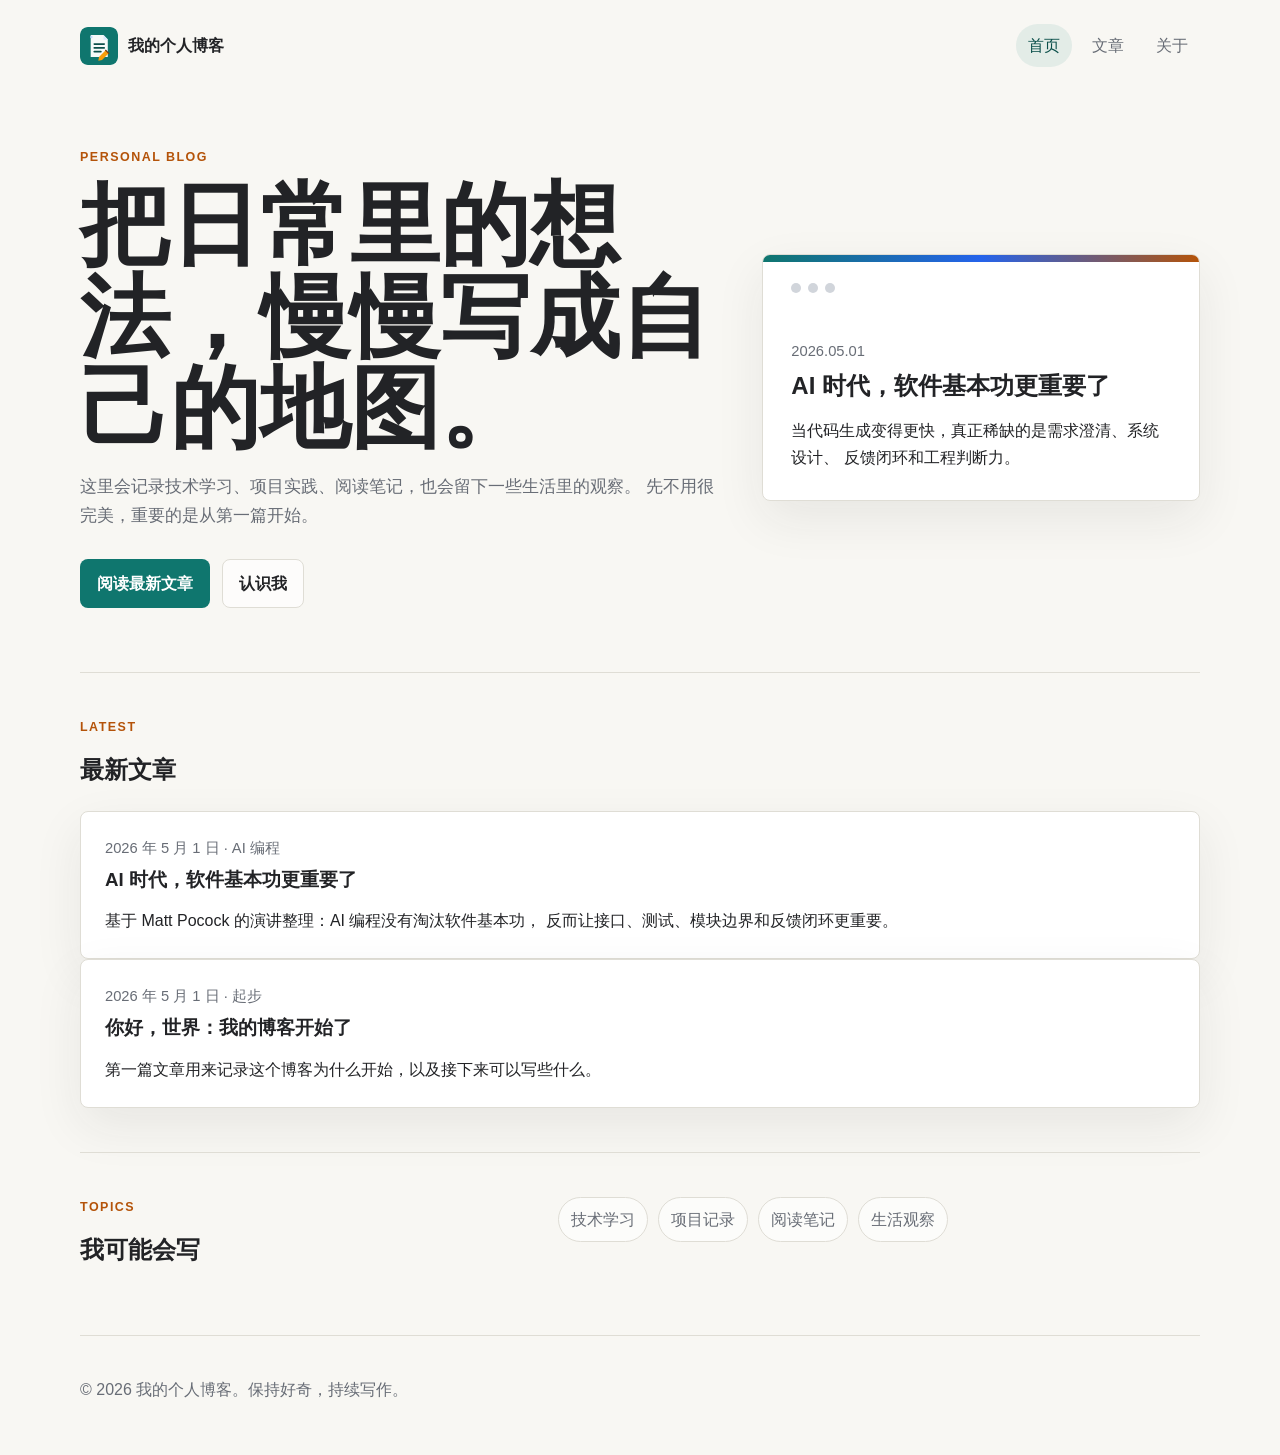
<file: index.html>
<!doctype html>
<html lang="zh-CN">
  <head>
    <meta charset="utf-8" />
    <meta name="viewport" content="width=device-width, initial-scale=1" />
    <meta
      name="description"
      content="一个刚刚开始的个人博客，记录技术、生活和正在形成的想法。"
    />
    <title>我的个人博客</title>
    <link rel="stylesheet" href="styles.css" />
  </head>
  <body>
    <header class="site-header">
      <a class="brand" href="index.html" aria-label="回到首页">
        <img src="assets/blog-mark.svg" alt="" width="38" height="38" />
        <span>我的个人博客</span>
      </a>
      <nav class="site-nav" aria-label="主导航">
        <a aria-current="page" href="index.html">首页</a>
        <a href="posts/index.html">文章</a>
        <a href="about.html">关于</a>
      </nav>
    </header>

    <main>
      <section class="hero">
        <div class="hero-copy">
          <p class="eyebrow">Personal Blog</p>
          <h1>把日常里的想法，慢慢写成自己的地图。</h1>
          <p>
            这里会记录技术学习、项目实践、阅读笔记，也会留下一些生活里的观察。
            先不用很完美，重要的是从第一篇开始。
          </p>
          <div class="hero-actions" aria-label="快捷入口">
            <a class="button primary" href="posts/software-fundamentals-ai-era.html"
              >阅读最新文章</a
            >
            <a class="button secondary" href="about.html">认识我</a>
          </div>
        </div>
        <div class="hero-panel" aria-label="博客主题预览">
          <div class="panel-window">
            <span></span>
            <span></span>
            <span></span>
          </div>
          <p class="panel-date">2026.05.01</p>
          <h2>AI 时代，软件基本功更重要了</h2>
          <p>
            当代码生成变得更快，真正稀缺的是需求澄清、系统设计、
            反馈闭环和工程判断力。
          </p>
        </div>
      </section>

      <section class="section">
        <div class="section-heading">
          <p class="eyebrow">Latest</p>
          <h2>最新文章</h2>
        </div>
        <article class="post-card">
          <p class="post-meta">2026 年 5 月 1 日 · AI 编程</p>
          <h3>
            <a href="posts/software-fundamentals-ai-era.html"
              >AI 时代，软件基本功更重要了</a
            >
          </h3>
          <p>
            基于 Matt Pocock 的演讲整理：AI 编程没有淘汰软件基本功，
            反而让接口、测试、模块边界和反馈闭环更重要。
          </p>
        </article>
        <article class="post-card">
          <p class="post-meta">2026 年 5 月 1 日 · 起步</p>
          <h3><a href="posts/hello-world.html">你好，世界：我的博客开始了</a></h3>
          <p>
            第一篇文章用来记录这个博客为什么开始，以及接下来可以写些什么。
          </p>
        </article>
      </section>

      <section class="section two-column">
        <div>
          <p class="eyebrow">Topics</p>
          <h2>我可能会写</h2>
        </div>
        <div class="topic-list" aria-label="博客主题">
          <span>技术学习</span>
          <span>项目记录</span>
          <span>阅读笔记</span>
          <span>生活观察</span>
        </div>
      </section>
    </main>

    <footer class="site-footer">
      <p>© 2026 我的个人博客。保持好奇，持续写作。</p>
    </footer>
  </body>
</html>
</file>
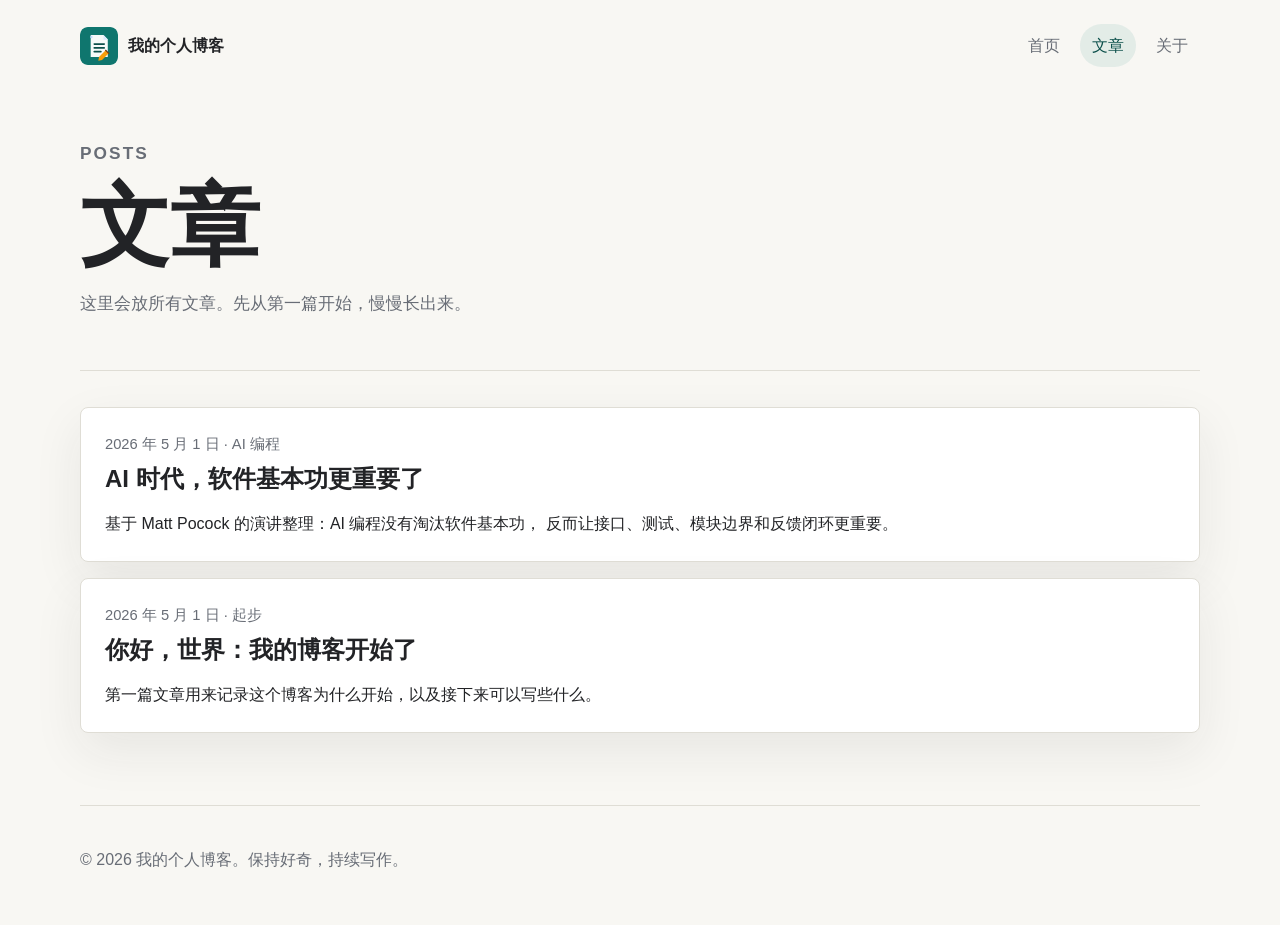
<file: posts/index.html>
<!doctype html>
<html lang="zh-CN">
  <head>
    <meta charset="utf-8" />
    <meta name="viewport" content="width=device-width, initial-scale=1" />
    <meta name="description" content="我的个人博客文章列表。" />
    <title>文章 · 我的个人博客</title>
    <link rel="stylesheet" href="../styles.css" />
  </head>
  <body>
    <header class="site-header">
      <a class="brand" href="../index.html" aria-label="回到首页">
        <img src="../assets/blog-mark.svg" alt="" width="38" height="38" />
        <span>我的个人博客</span>
      </a>
      <nav class="site-nav" aria-label="主导航">
        <a href="../index.html">首页</a>
        <a aria-current="page" href="index.html">文章</a>
        <a href="../about.html">关于</a>
      </nav>
    </header>

    <main class="page">
      <section class="page-header">
        <p class="eyebrow">Posts</p>
        <h1>文章</h1>
        <p>这里会放所有文章。先从第一篇开始，慢慢长出来。</p>
      </section>

      <section class="post-list" aria-label="文章列表">
        <article class="post-card">
          <p class="post-meta">2026 年 5 月 1 日 · AI 编程</p>
          <h2>
            <a href="software-fundamentals-ai-era.html"
              >AI 时代，软件基本功更重要了</a
            >
          </h2>
          <p>
            基于 Matt Pocock 的演讲整理：AI 编程没有淘汰软件基本功，
            反而让接口、测试、模块边界和反馈闭环更重要。
          </p>
        </article>
        <article class="post-card">
          <p class="post-meta">2026 年 5 月 1 日 · 起步</p>
          <h2><a href="hello-world.html">你好，世界：我的博客开始了</a></h2>
          <p>
            第一篇文章用来记录这个博客为什么开始，以及接下来可以写些什么。
          </p>
        </article>
      </section>
    </main>

    <footer class="site-footer">
      <p>© 2026 我的个人博客。保持好奇，持续写作。</p>
    </footer>
  </body>
</html>
</file>
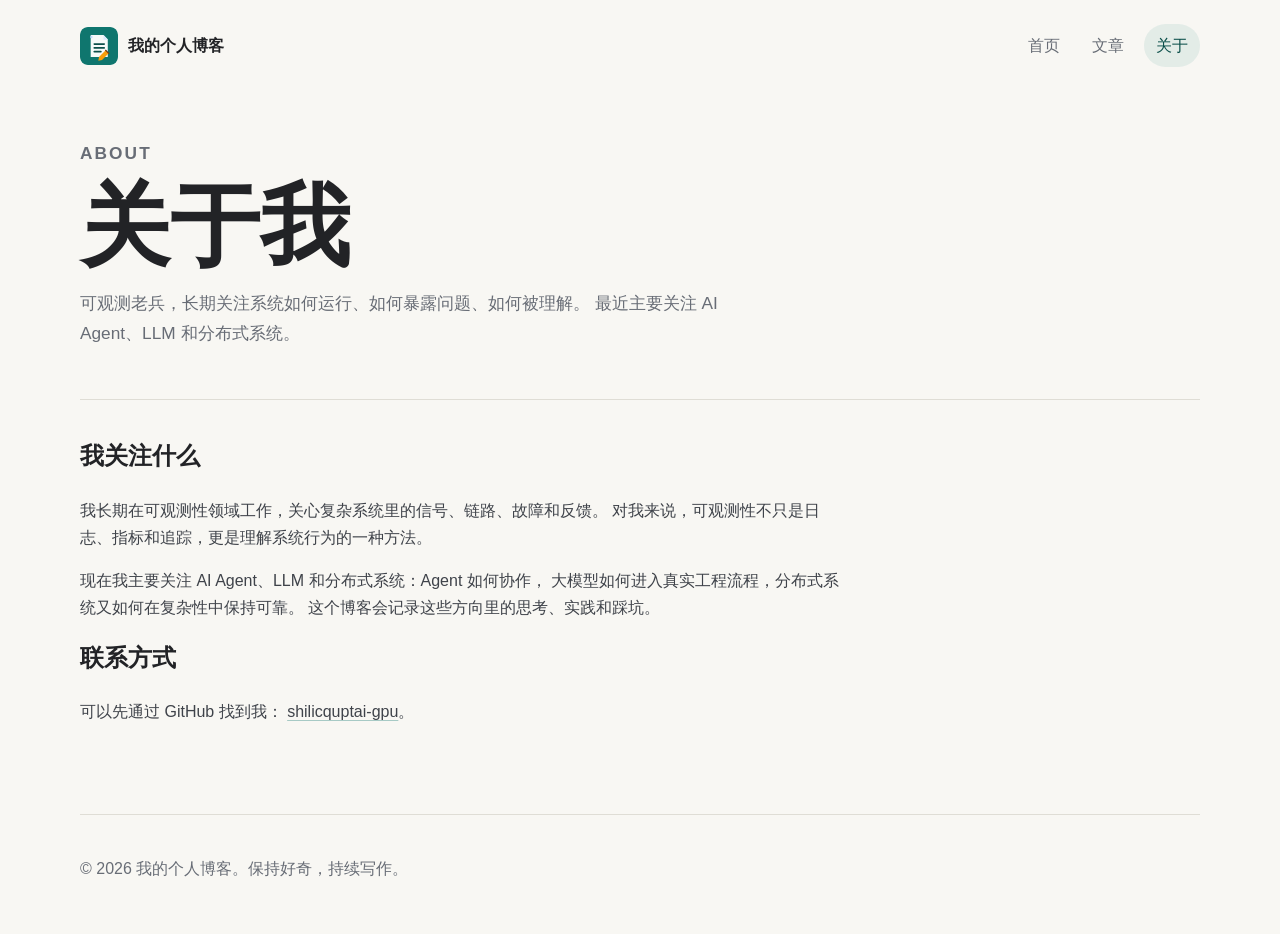
<file: about.html>
<!doctype html>
<html lang="zh-CN">
  <head>
    <meta charset="utf-8" />
    <meta name="viewport" content="width=device-width, initial-scale=1" />
    <meta
      name="description"
      content="可观测老兵，主要关注 AI Agent、LLM 和分布式系统。"
    />
    <title>关于我 · 我的个人博客</title>
    <link rel="stylesheet" href="styles.css" />
  </head>
  <body>
    <header class="site-header">
      <a class="brand" href="index.html" aria-label="回到首页">
        <img src="assets/blog-mark.svg" alt="" width="38" height="38" />
        <span>我的个人博客</span>
      </a>
      <nav class="site-nav" aria-label="主导航">
        <a href="index.html">首页</a>
        <a href="posts/index.html">文章</a>
        <a aria-current="page" href="about.html">关于</a>
      </nav>
    </header>

    <main class="page">
      <section class="page-header">
        <p class="eyebrow">About</p>
        <h1>关于我</h1>
        <p>
          可观测老兵，长期关注系统如何运行、如何暴露问题、如何被理解。
          最近主要关注 AI Agent、LLM 和分布式系统。
        </p>
      </section>

      <section class="content">
        <h2>我关注什么</h2>
        <p>
          我长期在可观测性领域工作，关心复杂系统里的信号、链路、故障和反馈。
          对我来说，可观测性不只是日志、指标和追踪，更是理解系统行为的一种方法。
        </p>
        <p>
          现在我主要关注 AI Agent、LLM 和分布式系统：Agent 如何协作，
          大模型如何进入真实工程流程，分布式系统又如何在复杂性中保持可靠。
          这个博客会记录这些方向里的思考、实践和踩坑。
        </p>

        <h2>联系方式</h2>
        <p>
          可以先通过 GitHub 找到我：
          <a href="https://github.com/shilicquptai-gpu">shilicquptai-gpu</a>。
        </p>
      </section>
    </main>

    <footer class="site-footer">
      <p>© 2026 我的个人博客。保持好奇，持续写作。</p>
    </footer>
  </body>
</html>
</file>
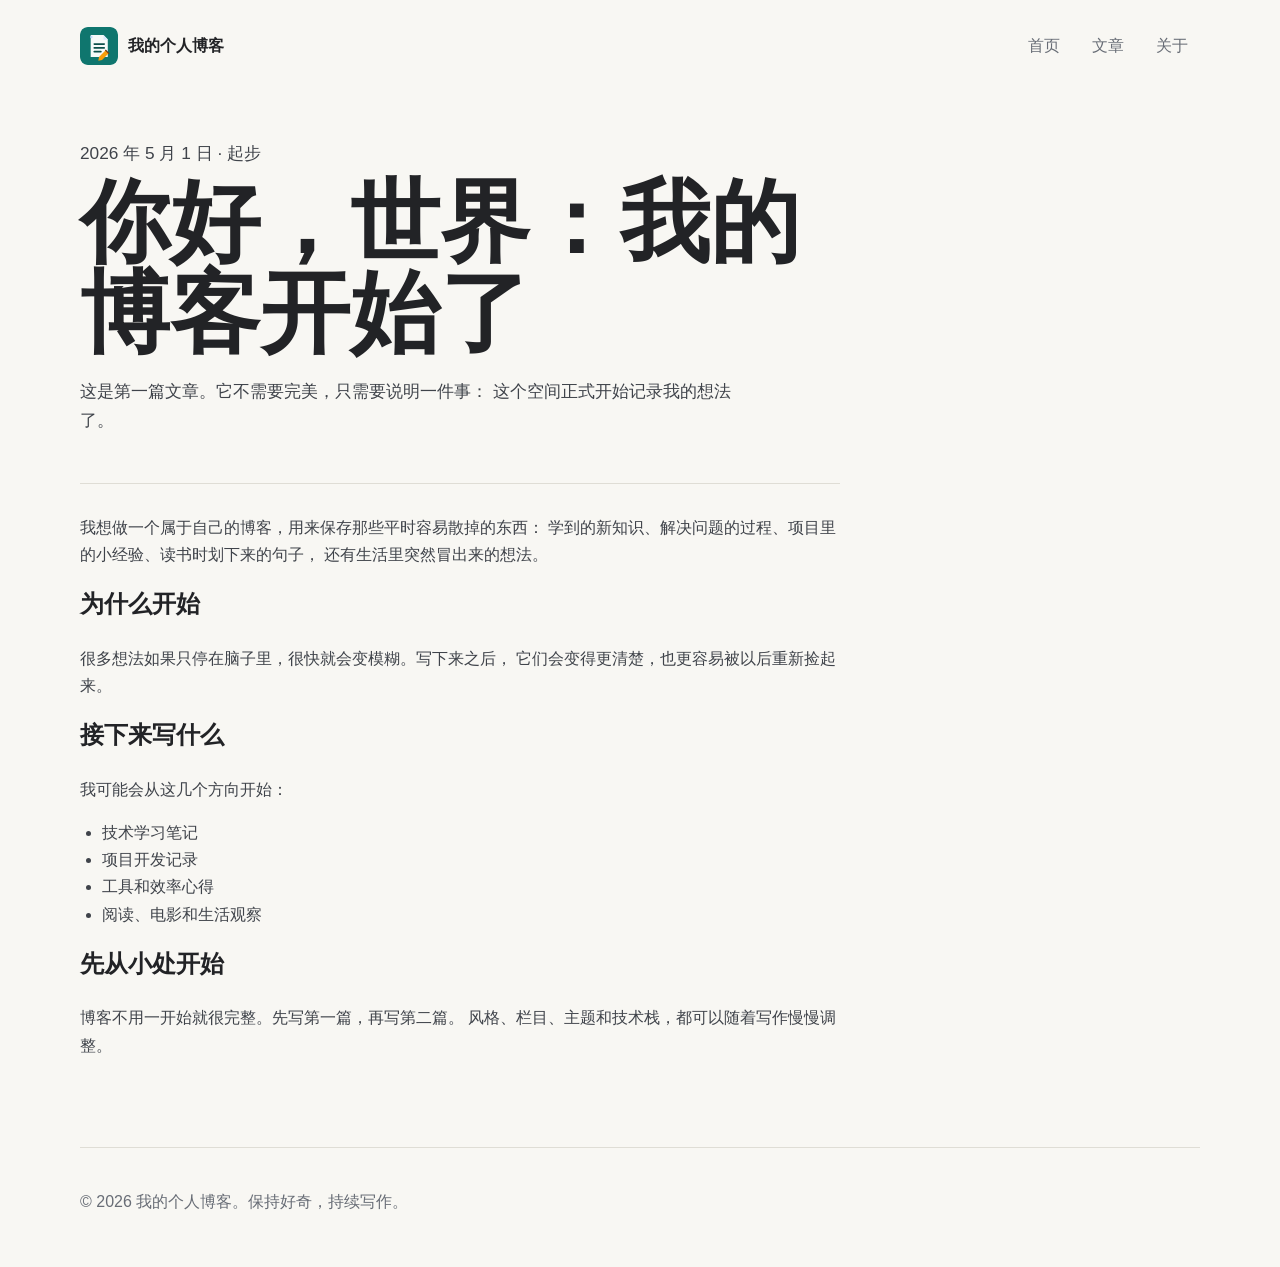
<file: posts/hello-world.html>
<!doctype html>
<html lang="zh-CN">
  <head>
    <meta charset="utf-8" />
    <meta name="viewport" content="width=device-width, initial-scale=1" />
    <meta
      name="description"
      content="我的个人博客第一篇文章，记录博客开始的理由。"
    />
    <title>你好，世界：我的博客开始了 · 我的个人博客</title>
    <link rel="stylesheet" href="../styles.css" />
  </head>
  <body>
    <header class="site-header">
      <a class="brand" href="../index.html" aria-label="回到首页">
        <img src="../assets/blog-mark.svg" alt="" width="38" height="38" />
        <span>我的个人博客</span>
      </a>
      <nav class="site-nav" aria-label="主导航">
        <a href="../index.html">首页</a>
        <a href="index.html">文章</a>
        <a href="../about.html">关于</a>
      </nav>
    </header>

    <main class="article-layout">
      <article class="article">
        <header class="article-header">
          <p class="post-meta">2026 年 5 月 1 日 · 起步</p>
          <h1>你好，世界：我的博客开始了</h1>
          <p>
            这是第一篇文章。它不需要完美，只需要说明一件事：
            这个空间正式开始记录我的想法了。
          </p>
        </header>

        <p>
          我想做一个属于自己的博客，用来保存那些平时容易散掉的东西：
          学到的新知识、解决问题的过程、项目里的小经验、读书时划下来的句子，
          还有生活里突然冒出来的想法。
        </p>

        <h2>为什么开始</h2>
        <p>
          很多想法如果只停在脑子里，很快就会变模糊。写下来之后，
          它们会变得更清楚，也更容易被以后重新捡起来。
        </p>

        <h2>接下来写什么</h2>
        <p>我可能会从这几个方向开始：</p>
        <ul>
          <li>技术学习笔记</li>
          <li>项目开发记录</li>
          <li>工具和效率心得</li>
          <li>阅读、电影和生活观察</li>
        </ul>

        <h2>先从小处开始</h2>
        <p>
          博客不用一开始就很完整。先写第一篇，再写第二篇。
          风格、栏目、主题和技术栈，都可以随着写作慢慢调整。
        </p>
      </article>
    </main>

    <footer class="site-footer">
      <p>© 2026 我的个人博客。保持好奇，持续写作。</p>
    </footer>
  </body>
</html>
</file>
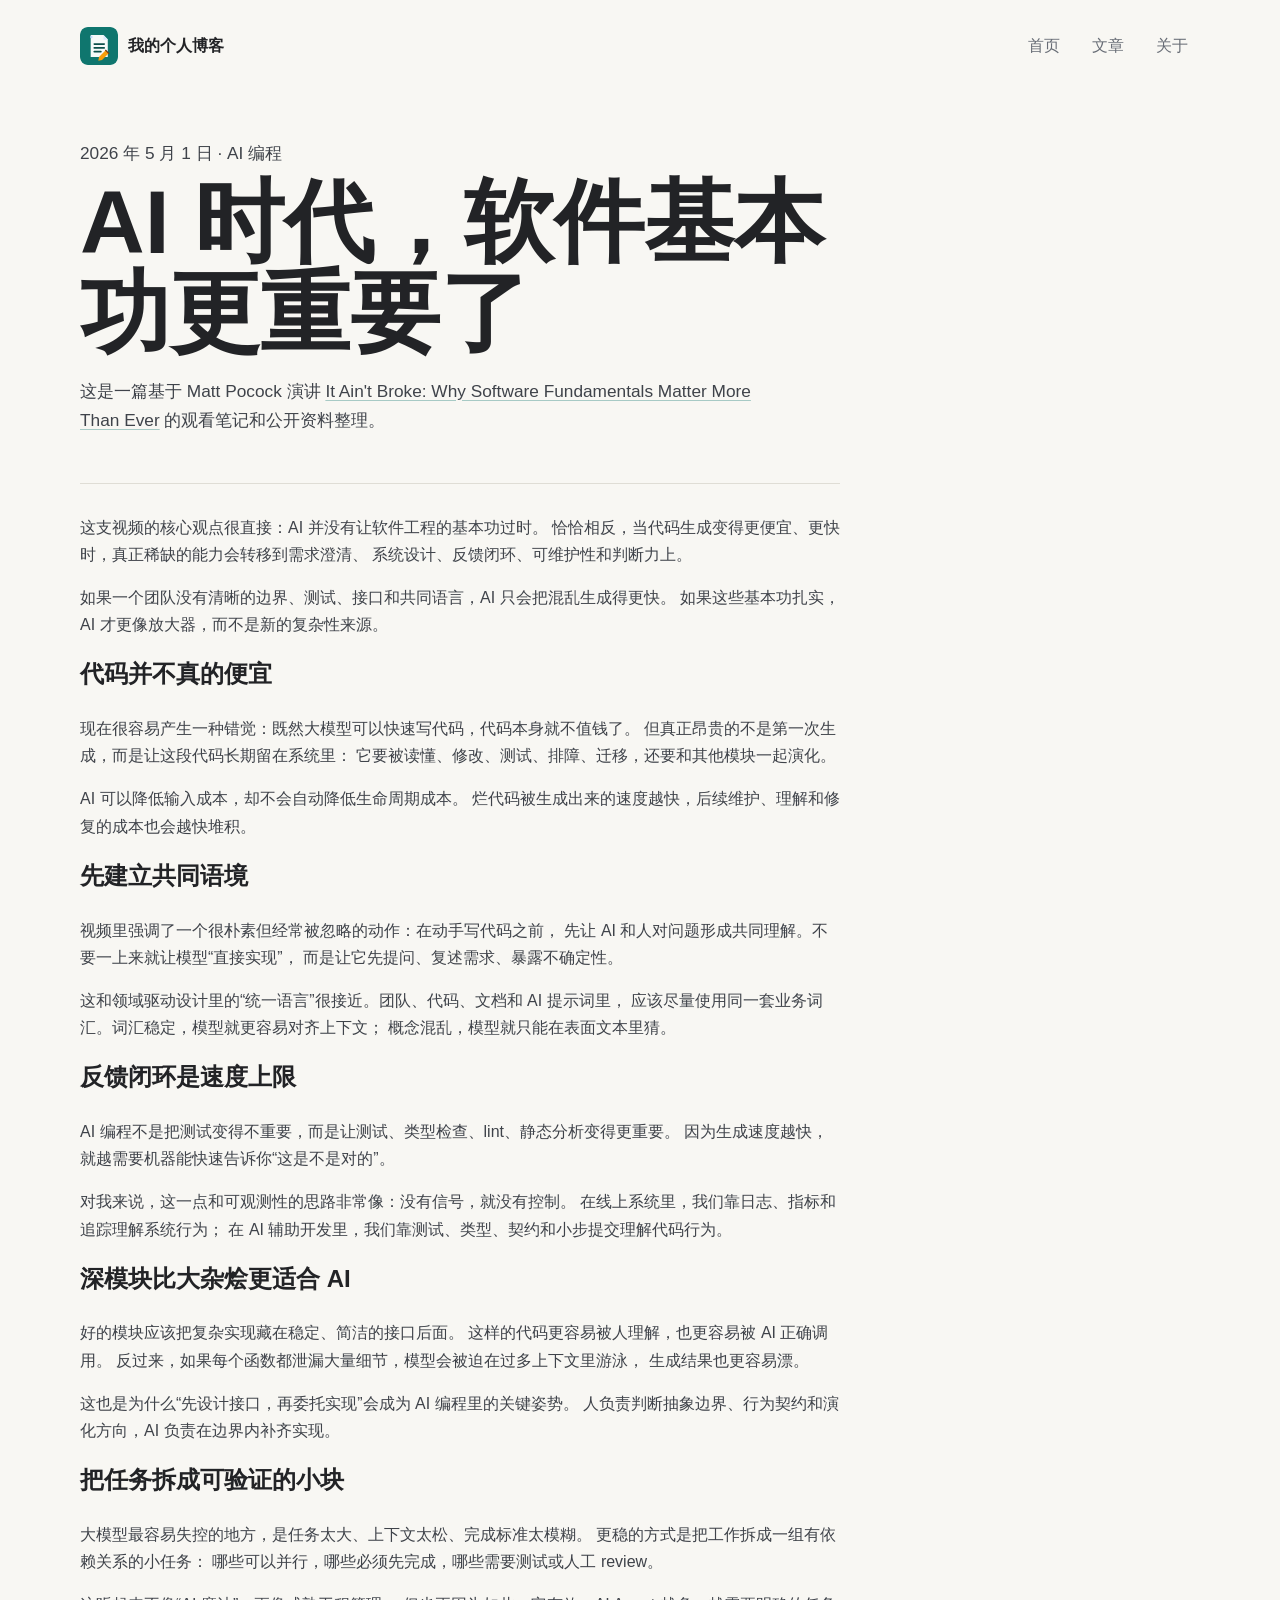
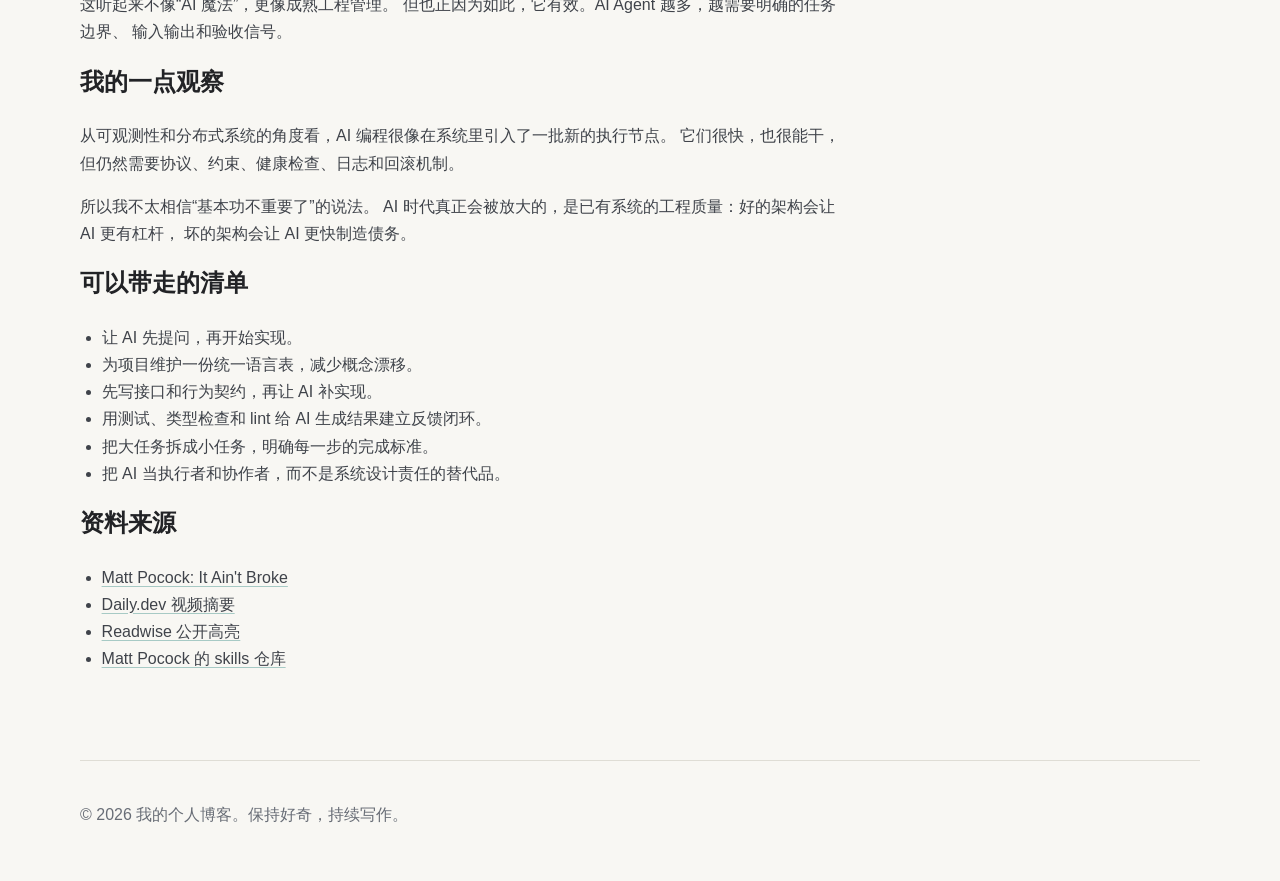
<file: posts/software-fundamentals-ai-era.html>
<!doctype html>
<html lang="zh-CN">
  <head>
    <meta charset="utf-8" />
    <meta name="viewport" content="width=device-width, initial-scale=1" />
    <meta
      name="description"
      content="基于 Matt Pocock 的 It Ain't Broke 演讲整理：AI 编程时代，为什么软件基本功仍然重要。"
    />
    <title>AI 时代，软件基本功更重要了 · 我的个人博客</title>
    <link rel="stylesheet" href="../styles.css" />
  </head>
  <body>
    <header class="site-header">
      <a class="brand" href="../index.html" aria-label="回到首页">
        <img src="../assets/blog-mark.svg" alt="" width="38" height="38" />
        <span>我的个人博客</span>
      </a>
      <nav class="site-nav" aria-label="主导航">
        <a href="../index.html">首页</a>
        <a href="index.html">文章</a>
        <a href="../about.html">关于</a>
      </nav>
    </header>

    <main class="article-layout">
      <article class="article">
        <header class="article-header">
          <p class="post-meta">2026 年 5 月 1 日 · AI 编程</p>
          <h1>AI 时代，软件基本功更重要了</h1>
          <p>
            这是一篇基于 Matt Pocock 演讲
            <a href="https://www.youtube.com/watch?v=v4F1gFy-hqg"
              >It Ain't Broke: Why Software Fundamentals Matter More Than Ever</a
            >
            的观看笔记和公开资料整理。
          </p>
        </header>

        <p>
          这支视频的核心观点很直接：AI 并没有让软件工程的基本功过时。
          恰恰相反，当代码生成变得更便宜、更快时，真正稀缺的能力会转移到需求澄清、
          系统设计、反馈闭环、可维护性和判断力上。
        </p>

        <p>
          如果一个团队没有清晰的边界、测试、接口和共同语言，AI 只会把混乱生成得更快。
          如果这些基本功扎实，AI 才更像放大器，而不是新的复杂性来源。
        </p>

        <h2>代码并不真的便宜</h2>
        <p>
          现在很容易产生一种错觉：既然大模型可以快速写代码，代码本身就不值钱了。
          但真正昂贵的不是第一次生成，而是让这段代码长期留在系统里：
          它要被读懂、修改、测试、排障、迁移，还要和其他模块一起演化。
        </p>
        <p>
          AI 可以降低输入成本，却不会自动降低生命周期成本。
          烂代码被生成出来的速度越快，后续维护、理解和修复的成本也会越快堆积。
        </p>

        <h2>先建立共同语境</h2>
        <p>
          视频里强调了一个很朴素但经常被忽略的动作：在动手写代码之前，
          先让 AI 和人对问题形成共同理解。不要一上来就让模型“直接实现”，
          而是让它先提问、复述需求、暴露不确定性。
        </p>
        <p>
          这和领域驱动设计里的“统一语言”很接近。团队、代码、文档和 AI 提示词里，
          应该尽量使用同一套业务词汇。词汇稳定，模型就更容易对齐上下文；
          概念混乱，模型就只能在表面文本里猜。
        </p>

        <h2>反馈闭环是速度上限</h2>
        <p>
          AI 编程不是把测试变得不重要，而是让测试、类型检查、lint、静态分析变得更重要。
          因为生成速度越快，就越需要机器能快速告诉你“这是不是对的”。
        </p>
        <p>
          对我来说，这一点和可观测性的思路非常像：没有信号，就没有控制。
          在线上系统里，我们靠日志、指标和追踪理解系统行为；
          在 AI 辅助开发里，我们靠测试、类型、契约和小步提交理解代码行为。
        </p>

        <h2>深模块比大杂烩更适合 AI</h2>
        <p>
          好的模块应该把复杂实现藏在稳定、简洁的接口后面。
          这样的代码更容易被人理解，也更容易被 AI 正确调用。
          反过来，如果每个函数都泄漏大量细节，模型会被迫在过多上下文里游泳，
          生成结果也更容易漂。
        </p>
        <p>
          这也是为什么“先设计接口，再委托实现”会成为 AI 编程里的关键姿势。
          人负责判断抽象边界、行为契约和演化方向，AI 负责在边界内补齐实现。
        </p>

        <h2>把任务拆成可验证的小块</h2>
        <p>
          大模型最容易失控的地方，是任务太大、上下文太松、完成标准太模糊。
          更稳的方式是把工作拆成一组有依赖关系的小任务：
          哪些可以并行，哪些必须先完成，哪些需要测试或人工 review。
        </p>
        <p>
          这听起来不像“AI 魔法”，更像成熟工程管理。
          但也正因为如此，它有效。AI Agent 越多，越需要明确的任务边界、
          输入输出和验收信号。
        </p>

        <h2>我的一点观察</h2>
        <p>
          从可观测性和分布式系统的角度看，AI 编程很像在系统里引入了一批新的执行节点。
          它们很快，也很能干，但仍然需要协议、约束、健康检查、日志和回滚机制。
        </p>
        <p>
          所以我不太相信“基本功不重要了”的说法。
          AI 时代真正会被放大的，是已有系统的工程质量：好的架构会让 AI 更有杠杆，
          坏的架构会让 AI 更快制造债务。
        </p>

        <h2>可以带走的清单</h2>
        <ul>
          <li>让 AI 先提问，再开始实现。</li>
          <li>为项目维护一份统一语言表，减少概念漂移。</li>
          <li>先写接口和行为契约，再让 AI 补实现。</li>
          <li>用测试、类型检查和 lint 给 AI 生成结果建立反馈闭环。</li>
          <li>把大任务拆成小任务，明确每一步的完成标准。</li>
          <li>把 AI 当执行者和协作者，而不是系统设计责任的替代品。</li>
        </ul>

        <h2>资料来源</h2>
        <ul>
          <li>
            <a href="https://www.youtube.com/watch?v=v4F1gFy-hqg"
              >Matt Pocock: It Ain't Broke</a
            >
          </li>
          <li>
            <a
              href="https://app.daily.dev/posts/it-ain-t-broke-why-software-fundamentals-matter-more-than-ever-matt-pocock-ai-hero-mattpocockuk-hnl3otdyl"
              >Daily.dev 视频摘要</a
            >
          </li>
          <li>
            <a
              href="https://pkm.gilbertsanchez.com/readwise/articles/it-ain%27t-broke--why-software-fundamentals-matter-more-than-ever-%E2%80%94-matt-pocock%2C-ai-hero-%40mattpocockuk-%28english-%28auto-generated%29%29"
              >Readwise 公开高亮</a
            >
          </li>
          <li>
            <a href="https://github.com/mattpocock/skills"
              >Matt Pocock 的 skills 仓库</a
            >
          </li>
        </ul>
      </article>
    </main>

    <footer class="site-footer">
      <p>© 2026 我的个人博客。保持好奇，持续写作。</p>
    </footer>
  </body>
</html>
</file>
<file: styles.css>
:root {
  color-scheme: light;
  --bg: #f8f7f3;
  --surface: #ffffff;
  --text: #222326;
  --muted: #686d76;
  --line: #dfddd5;
  --accent: #0f766e;
  --accent-dark: #0b4f4a;
  --warm: #b45309;
  --shadow: 0 18px 50px rgba(35, 36, 42, 0.08);
  --radius: 8px;
}

* {
  box-sizing: border-box;
}

body {
  margin: 0;
  background: var(--bg);
  color: var(--text);
  font-family:
    -apple-system, BlinkMacSystemFont, "Segoe UI", "PingFang SC",
    "Hiragino Sans GB", "Microsoft YaHei", sans-serif;
  line-height: 1.7;
}

a {
  color: inherit;
  text-decoration-color: rgba(15, 118, 110, 0.35);
  text-underline-offset: 0.18em;
}

a:hover {
  color: var(--accent-dark);
  text-decoration-color: currentColor;
}

.site-header {
  display: flex;
  align-items: center;
  justify-content: space-between;
  gap: 24px;
  width: min(1120px, calc(100% - 40px));
  margin: 0 auto;
  padding: 24px 0;
}

.brand {
  display: inline-flex;
  align-items: center;
  gap: 10px;
  font-weight: 750;
  text-decoration: none;
}

.brand img {
  flex: 0 0 auto;
  border-radius: 8px;
}

.site-nav {
  display: flex;
  align-items: center;
  gap: 8px;
}

.site-nav a {
  border-radius: 999px;
  color: var(--muted);
  padding: 8px 12px;
  text-decoration: none;
}

.site-nav a:hover,
.site-nav a[aria-current="page"] {
  background: rgba(15, 118, 110, 0.09);
  color: var(--accent-dark);
}

main {
  width: min(1120px, calc(100% - 40px));
  margin: 0 auto;
}

.hero {
  display: grid;
  grid-template-columns: minmax(0, 1.05fr) minmax(300px, 0.72fr);
  gap: 44px;
  align-items: center;
  min-height: 62vh;
  padding: 56px 0 64px;
}

.hero h1,
.page-header h1,
.article-header h1 {
  margin: 0;
  max-width: 860px;
  font-size: clamp(2.35rem, 7vw, 5.8rem);
  line-height: 1.02;
  letter-spacing: 0;
}

.hero-copy > p:not(.eyebrow),
.page-header p,
.article-header p {
  max-width: 680px;
  color: var(--muted);
  font-size: 1.08rem;
}

.eyebrow {
  margin: 0 0 12px;
  color: var(--warm);
  font-size: 0.78rem;
  font-weight: 800;
  letter-spacing: 0.12em;
  text-transform: uppercase;
}

.hero-actions {
  display: flex;
  flex-wrap: wrap;
  gap: 12px;
  margin-top: 28px;
}

.button {
  display: inline-flex;
  align-items: center;
  justify-content: center;
  min-height: 44px;
  border: 1px solid transparent;
  border-radius: 8px;
  padding: 10px 16px;
  font-weight: 720;
  text-decoration: none;
}

.button.primary {
  background: var(--accent);
  color: #ffffff;
}

.button.primary:hover {
  background: var(--accent-dark);
  color: #ffffff;
}

.button.secondary {
  border-color: var(--line);
  background: rgba(255, 255, 255, 0.7);
  color: var(--text);
}

.hero-panel,
.post-card {
  border: 1px solid var(--line);
  border-radius: var(--radius);
  background: var(--surface);
  box-shadow: var(--shadow);
}

.hero-panel {
  position: relative;
  overflow: hidden;
  padding: 28px;
}

.hero-panel::before {
  content: "";
  position: absolute;
  inset: 0 0 auto;
  height: 7px;
  background: linear-gradient(90deg, var(--accent), #2563eb, var(--warm));
}

.panel-window {
  display: flex;
  gap: 7px;
  margin-bottom: 46px;
}

.panel-window span {
  width: 10px;
  height: 10px;
  border-radius: 50%;
  background: #d1d5db;
}

.panel-date,
.post-meta {
  color: var(--muted);
  font-size: 0.92rem;
  margin: 0 0 8px;
}

.hero-panel h2,
.post-card h2,
.post-card h3 {
  margin: 0 0 10px;
  line-height: 1.2;
}

.hero-panel p:last-child,
.post-card p:last-child {
  margin-bottom: 0;
}

.section {
  border-top: 1px solid var(--line);
  padding: 44px 0;
}

.section-heading {
  margin-bottom: 20px;
}

.section h2,
.page-header h1,
.content h2,
.article h2 {
  margin-top: 0;
}

.post-card {
  padding: 24px;
}

.post-card h2 a,
.post-card h3 a {
  text-decoration: none;
}

.two-column {
  display: grid;
  grid-template-columns: 0.7fr 1fr;
  gap: 28px;
  align-items: start;
}

.topic-list {
  display: flex;
  flex-wrap: wrap;
  gap: 10px;
}

.topic-list span {
  border: 1px solid var(--line);
  border-radius: 999px;
  background: rgba(255, 255, 255, 0.62);
  padding: 8px 12px;
  color: var(--muted);
}

.page,
.article-layout {
  padding: 48px 0 72px;
}

.page-header {
  border-bottom: 1px solid var(--line);
  margin-bottom: 36px;
  padding-bottom: 34px;
}

.content,
.article {
  max-width: 760px;
}

.content p,
.article p,
.article li {
  color: #3f434a;
}

.article-header {
  border-bottom: 1px solid var(--line);
  margin-bottom: 30px;
  padding-bottom: 30px;
}

.article ul {
  padding-left: 1.35rem;
}

.post-list {
  display: grid;
  gap: 16px;
}

.site-footer {
  width: min(1120px, calc(100% - 40px));
  border-top: 1px solid var(--line);
  margin: 0 auto;
  padding: 24px 0 36px;
  color: var(--muted);
}

@media (max-width: 820px) {
  .site-header {
    align-items: flex-start;
    flex-direction: column;
  }

  .site-nav {
    width: 100%;
    overflow-x: auto;
  }

  .hero,
  .two-column {
    grid-template-columns: 1fr;
  }

  .hero {
    min-height: auto;
    padding-top: 32px;
  }

  .hero-panel {
    padding: 22px;
  }
}

@media (max-width: 520px) {
  .site-header,
  main,
  .site-footer {
    width: min(100% - 28px, 1120px);
  }

  .brand span {
    overflow-wrap: anywhere;
  }

  .hero h1,
  .page-header h1,
  .article-header h1 {
    font-size: 2.35rem;
  }

  .button {
    width: 100%;
  }
}
</file>
